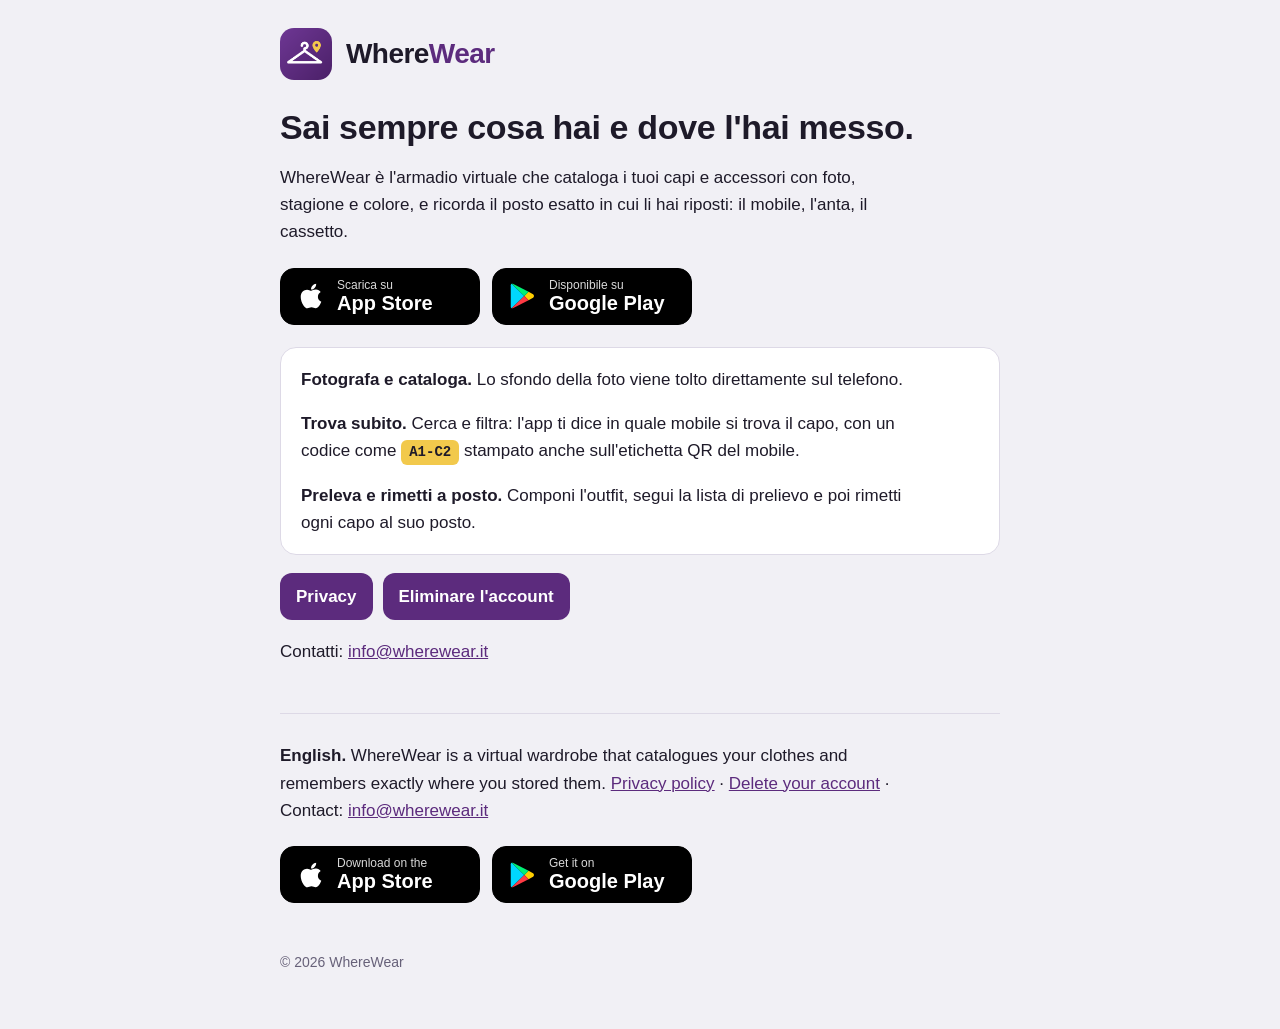
<file: index.html>
<!doctype html>
<html lang="it">
<head>
  <meta charset="utf-8">
  <meta name="viewport" content="width=device-width, initial-scale=1">
  <title>WhereWear</title>
  <meta name="description" content="WhereWear: il tuo armadio virtuale. Sai sempre cosa hai e dove l'hai messo.">
  <link rel="icon" href="favicon.png">
  <link rel="stylesheet" href="style.css">
</head>
<body>
<main>
  <header>
    <img src="favicon.png" alt="">
    <a class="brand" href="./">Where<span>Wear</span></a>
  </header>

  <h1>Sai sempre cosa hai e dove l'hai messo.</h1>
  <p>WhereWear è l'armadio virtuale che cataloga i tuoi capi e accessori con foto, stagione e colore, e ricorda il posto esatto in cui li hai riposti: il mobile, l'anta, il cassetto.</p>

  <div class="stores">
    <a class="store" href="https://apps.apple.com/it/app/wherewear-armadio-virtuale/id6830133589"><svg viewBox="0 0 384 512" aria-hidden="true"><path fill="currentColor" d="M318.7 268.7c-.2-36.7 16.4-64.4 50-84.8-18.8-26.9-47.2-41.7-84.7-44.6-35.5-2.8-74.3 20.7-88.5 20.7-15 0-49.4-19.7-76.4-19.7C63.3 141.2 4 184.8 4 273.5q0 39.3 14.4 81.2c12.8 36.7 59 126.7 107.2 125.2 25.2-.6 43-17.9 75.8-17.9 31.8 0 48.3 17.9 76.4 17.9 48.6-.7 90.4-82.5 102.6-119.3-65.2-30.7-61.7-90-61.7-91.9zm-56.6-164.2c27.3-32.4 24.8-61.9 24-72.5-24.1 1.4-52 16.4-67.9 34.9-17.5 19.8-27.8 44.3-25.6 71.9 26.1 2 49.9-11.4 69.5-34.3z"/></svg><span><small>Scarica su</small>App Store</span></a>
    <a class="store" href="https://play.google.com/store/apps/details?id=app.wherewear"><svg viewBox="0 0 512 512" aria-hidden="true"><path fill="#00D7FE" d="M48 32 280 256 48 480c-9-5-16-15-16-28V60c0-13 7-23 16-28z"/><path fill="#FFCE00" d="m358 178 82 47c22 13 22 49 0 62l-82 47-78-78z"/><path fill="#FF3A44" d="M280 256 48 480c6 3 14 3 22-1l288-145z"/><path fill="#00F076" d="M48 32c6-3 14-3 22 1l288 145-78 78z"/></svg><span><small>Disponibile su</small>Google Play</span></a>
  </div>

  <div class="card">
    <p><strong>Fotografa e cataloga.</strong> Lo sfondo della foto viene tolto direttamente sul telefono.</p>
    <p><strong>Trova subito.</strong> Cerca e filtra: l'app ti dice in quale mobile si trova il capo, con un codice come <span class="tag">A1-C2</span> stampato anche sull'etichetta QR del mobile.</p>
    <p><strong>Preleva e rimetti a posto.</strong> Componi l'outfit, segui la lista di prelievo e poi rimetti ogni capo al suo posto.</p>
  </div>

  <nav class="links">
    <a href="privacy.html">Privacy</a>
    <a href="eliminazione-account.html">Eliminare l'account</a>
  </nav>

  <p>Contatti: <a href="mailto:info@wherewear.it">info@wherewear.it</a></p>

  <hr>
  <p lang="en"><strong>English.</strong> WhereWear is a virtual wardrobe that catalogues your clothes and remembers exactly where you stored them. <a href="privacy.html#en">Privacy policy</a> · <a href="eliminazione-account.html#en">Delete your account</a> · Contact: <a href="mailto:info@wherewear.it">info@wherewear.it</a></p>

  <div class="stores">
    <a class="store" href="https://apps.apple.com/it/app/wherewear-armadio-virtuale/id6830133589"><svg viewBox="0 0 384 512" aria-hidden="true"><path fill="currentColor" d="M318.7 268.7c-.2-36.7 16.4-64.4 50-84.8-18.8-26.9-47.2-41.7-84.7-44.6-35.5-2.8-74.3 20.7-88.5 20.7-15 0-49.4-19.7-76.4-19.7C63.3 141.2 4 184.8 4 273.5q0 39.3 14.4 81.2c12.8 36.7 59 126.7 107.2 125.2 25.2-.6 43-17.9 75.8-17.9 31.8 0 48.3 17.9 76.4 17.9 48.6-.7 90.4-82.5 102.6-119.3-65.2-30.7-61.7-90-61.7-91.9zm-56.6-164.2c27.3-32.4 24.8-61.9 24-72.5-24.1 1.4-52 16.4-67.9 34.9-17.5 19.8-27.8 44.3-25.6 71.9 26.1 2 49.9-11.4 69.5-34.3z"/></svg><span><small>Download on the</small>App Store</span></a>
    <a class="store" href="https://play.google.com/store/apps/details?id=app.wherewear"><svg viewBox="0 0 512 512" aria-hidden="true"><path fill="#00D7FE" d="M48 32 280 256 48 480c-9-5-16-15-16-28V60c0-13 7-23 16-28z"/><path fill="#FFCE00" d="m358 178 82 47c22 13 22 49 0 62l-82 47-78-78z"/><path fill="#FF3A44" d="M280 256 48 480c6 3 14 3 22-1l288-145z"/><path fill="#00F076" d="M48 32c6-3 14-3 22 1l288 145-78 78z"/></svg><span><small>Get it on</small>Google Play</span></a>
  </div>

  <footer>© 2026 WhereWear</footer>
</main>
</body>
</html>
</file>
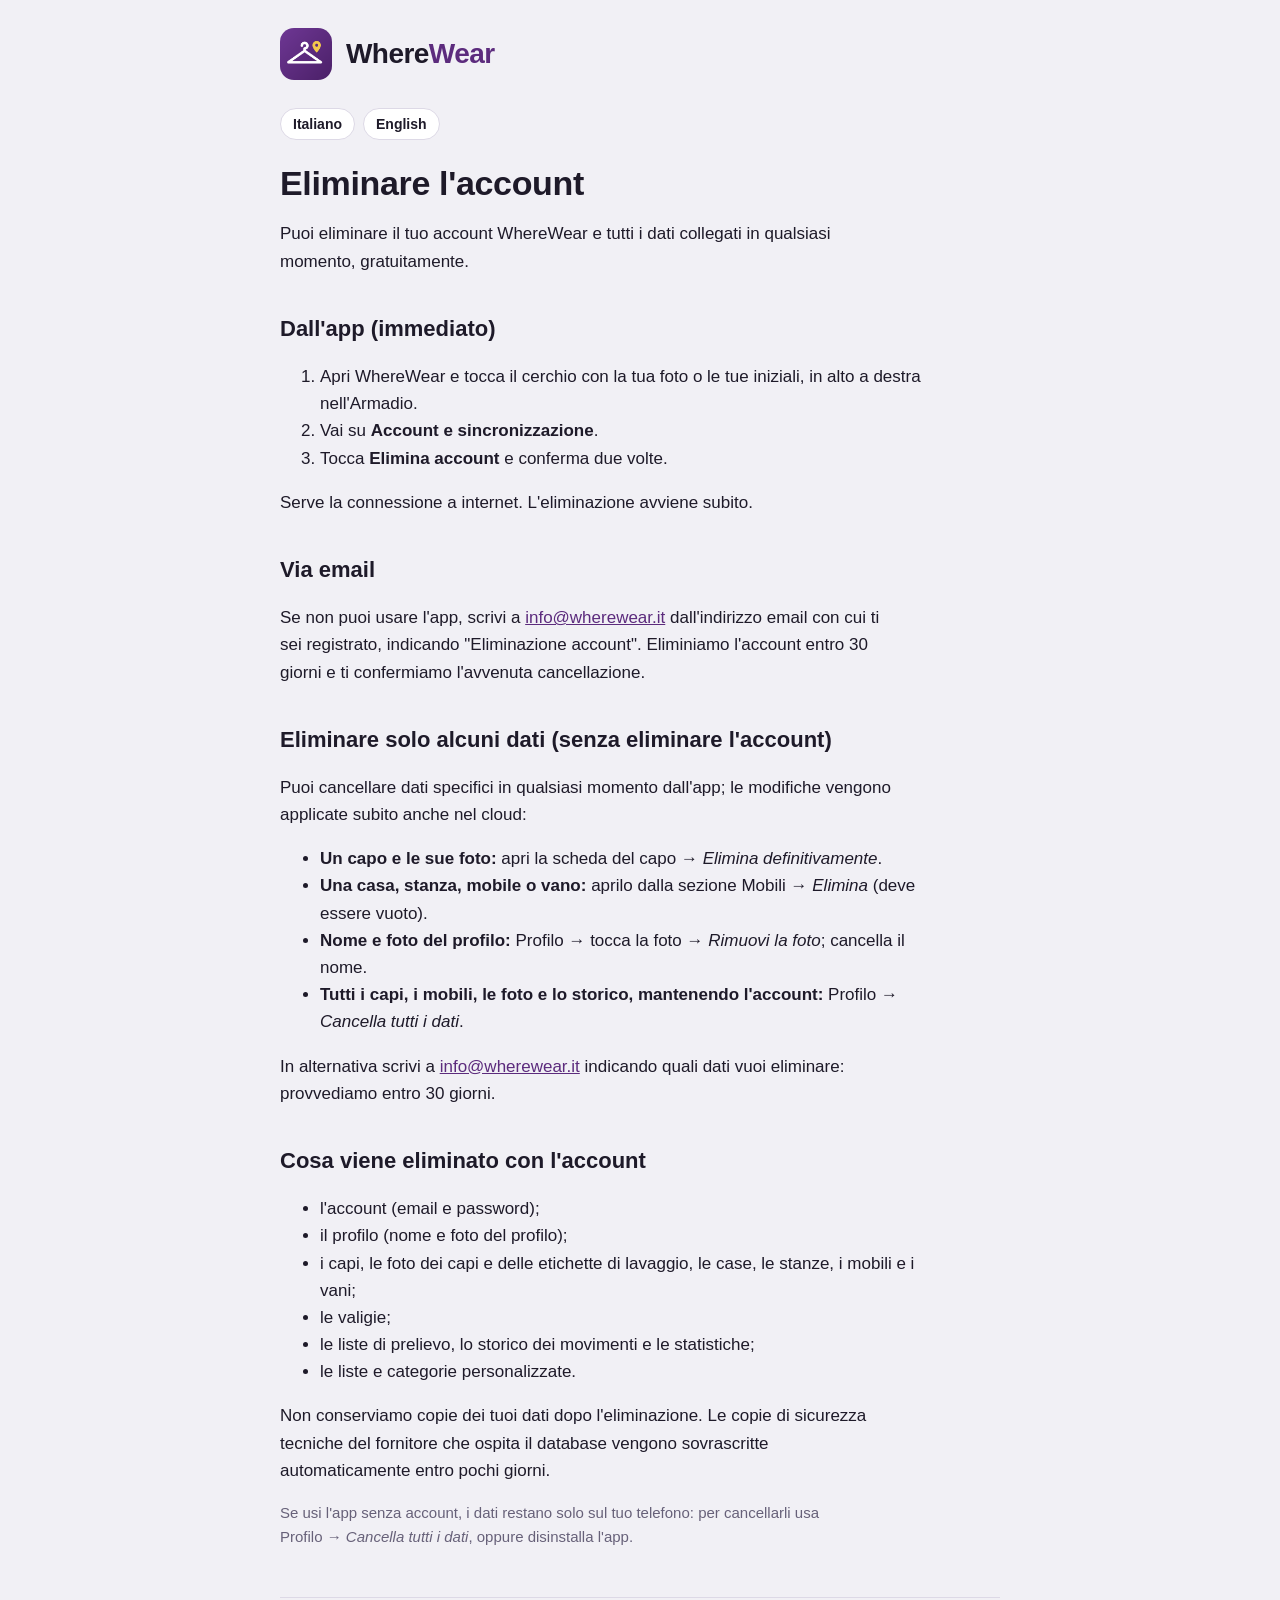
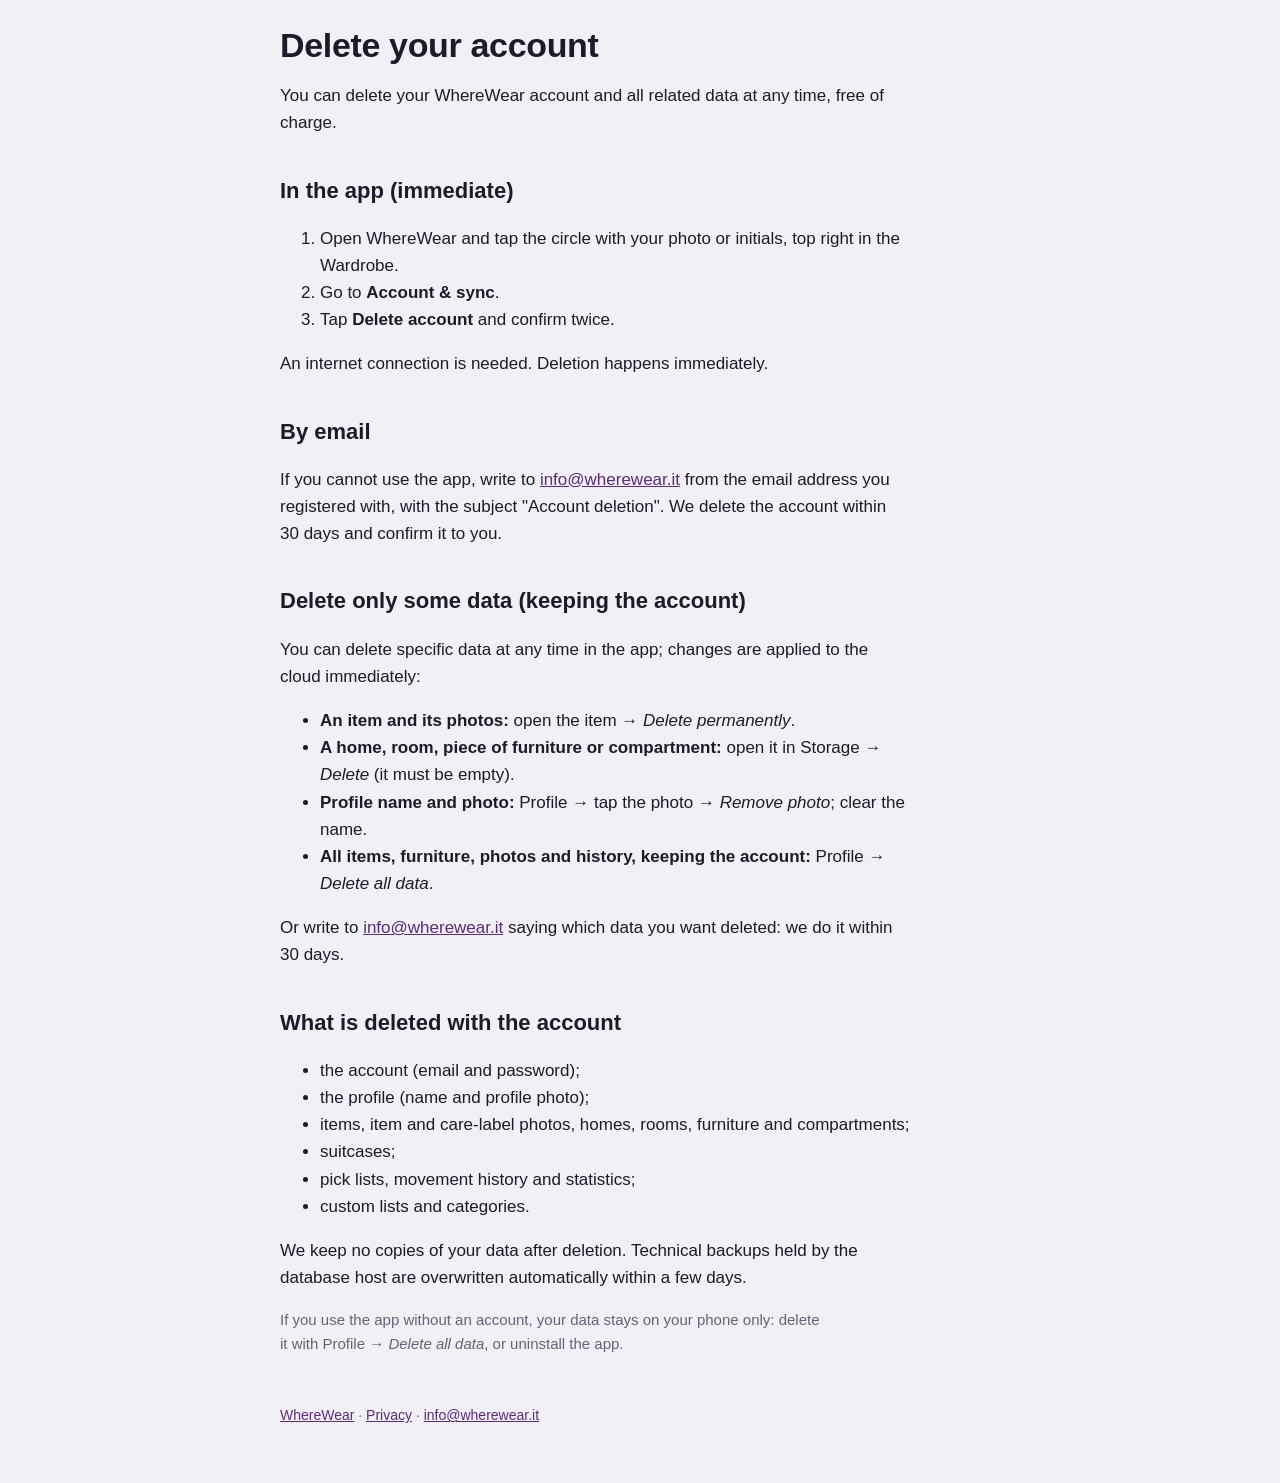
<file: eliminazione-account.html>
<!doctype html>
<html lang="it">
<head>
  <meta charset="utf-8">
  <meta name="viewport" content="width=device-width, initial-scale=1">
  <title>Eliminare account e dati WhereWear</title>
  <meta name="description" content="Come eliminare il tuo account WhereWear e quali dati vengono cancellati.">
  <link rel="icon" href="favicon.png">
  <link rel="stylesheet" href="style.css">
</head>
<body>
<main>
  <header>
    <img src="favicon.png" alt="">
    <a class="brand" href="./">Where<span>Wear</span></a>
  </header>
  <div class="lang"><a href="#it">Italiano</a><a href="#en">English</a></div>

  <section id="it">
    <h1>Eliminare l'account</h1>
    <p>Puoi eliminare il tuo account WhereWear e tutti i dati collegati in qualsiasi momento, gratuitamente.</p>

    <h2>Dall'app (immediato)</h2>
    <ol>
      <li>Apri WhereWear e tocca il cerchio con la tua foto o le tue iniziali, in alto a destra nell'Armadio.</li>
      <li>Vai su <strong>Account e sincronizzazione</strong>.</li>
      <li>Tocca <strong>Elimina account</strong> e conferma due volte.</li>
    </ol>
    <p>Serve la connessione a internet. L'eliminazione avviene subito.</p>

    <h2>Via email</h2>
    <p>Se non puoi usare l'app, scrivi a <a href="mailto:info@wherewear.it?subject=Eliminazione%20account">info@wherewear.it</a> dall'indirizzo email con cui ti sei registrato, indicando "Eliminazione account". Eliminiamo l'account entro 30 giorni e ti confermiamo l'avvenuta cancellazione.</p>

    <h2 id="dati">Eliminare solo alcuni dati (senza eliminare l'account)</h2>
    <p>Puoi cancellare dati specifici in qualsiasi momento dall'app; le modifiche vengono applicate subito anche nel cloud:</p>
    <ul>
      <li><strong>Un capo e le sue foto:</strong> apri la scheda del capo → <em>Elimina definitivamente</em>.</li>
      <li><strong>Una casa, stanza, mobile o vano:</strong> aprilo dalla sezione Mobili → <em>Elimina</em> (deve essere vuoto).</li>
      <li><strong>Nome e foto del profilo:</strong> Profilo → tocca la foto → <em>Rimuovi la foto</em>; cancella il nome.</li>
      <li><strong>Tutti i capi, i mobili, le foto e lo storico, mantenendo l'account:</strong> Profilo → <em>Cancella tutti i dati</em>.</li>
    </ul>
    <p>In alternativa scrivi a <a href="mailto:info@wherewear.it?subject=Eliminazione%20dati">info@wherewear.it</a> indicando quali dati vuoi eliminare: provvediamo entro 30 giorni.</p>

    <h2>Cosa viene eliminato con l'account</h2>
    <ul>
      <li>l'account (email e password);</li>
      <li>il profilo (nome e foto del profilo);</li>
      <li>i capi, le foto dei capi e delle etichette di lavaggio, le case, le stanze, i mobili e i vani;</li>
      <li>le valigie;</li>
      <li>le liste di prelievo, lo storico dei movimenti e le statistiche;</li>
      <li>le liste e categorie personalizzate.</li>
    </ul>
    <p>Non conserviamo copie dei tuoi dati dopo l'eliminazione. Le copie di sicurezza tecniche del fornitore che ospita il database vengono sovrascritte automaticamente entro pochi giorni.</p>
    <p class="muted">Se usi l'app senza account, i dati restano solo sul tuo telefono: per cancellarli usa Profilo → <em>Cancella tutti i dati</em>, oppure disinstalla l'app.</p>
  </section>

  <hr>

  <section id="en" lang="en">
    <h1>Delete your account</h1>
    <p>You can delete your WhereWear account and all related data at any time, free of charge.</p>

    <h2>In the app (immediate)</h2>
    <ol>
      <li>Open WhereWear and tap the circle with your photo or initials, top right in the Wardrobe.</li>
      <li>Go to <strong>Account &amp; sync</strong>.</li>
      <li>Tap <strong>Delete account</strong> and confirm twice.</li>
    </ol>
    <p>An internet connection is needed. Deletion happens immediately.</p>

    <h2>By email</h2>
    <p>If you cannot use the app, write to <a href="mailto:info@wherewear.it?subject=Account%20deletion">info@wherewear.it</a> from the email address you registered with, with the subject "Account deletion". We delete the account within 30 days and confirm it to you.</p>

    <h2 id="data">Delete only some data (keeping the account)</h2>
    <p>You can delete specific data at any time in the app; changes are applied to the cloud immediately:</p>
    <ul>
      <li><strong>An item and its photos:</strong> open the item → <em>Delete permanently</em>.</li>
      <li><strong>A home, room, piece of furniture or compartment:</strong> open it in Storage → <em>Delete</em> (it must be empty).</li>
      <li><strong>Profile name and photo:</strong> Profile → tap the photo → <em>Remove photo</em>; clear the name.</li>
      <li><strong>All items, furniture, photos and history, keeping the account:</strong> Profile → <em>Delete all data</em>.</li>
    </ul>
    <p>Or write to <a href="mailto:info@wherewear.it?subject=Data%20deletion">info@wherewear.it</a> saying which data you want deleted: we do it within 30 days.</p>

    <h2>What is deleted with the account</h2>
    <ul>
      <li>the account (email and password);</li>
      <li>the profile (name and profile photo);</li>
      <li>items, item and care-label photos, homes, rooms, furniture and compartments;</li>
      <li>suitcases;</li>
      <li>pick lists, movement history and statistics;</li>
      <li>custom lists and categories.</li>
    </ul>
    <p>We keep no copies of your data after deletion. Technical backups held by the database host are overwritten automatically within a few days.</p>
    <p class="muted">If you use the app without an account, your data stays on your phone only: delete it with Profile → <em>Delete all data</em>, or uninstall the app.</p>
  </section>

  <footer><a href="./">WhereWear</a> · <a href="privacy.html">Privacy</a> · <a href="mailto:info@wherewear.it">info@wherewear.it</a></footer>
</main>
</body>
</html>
</file>
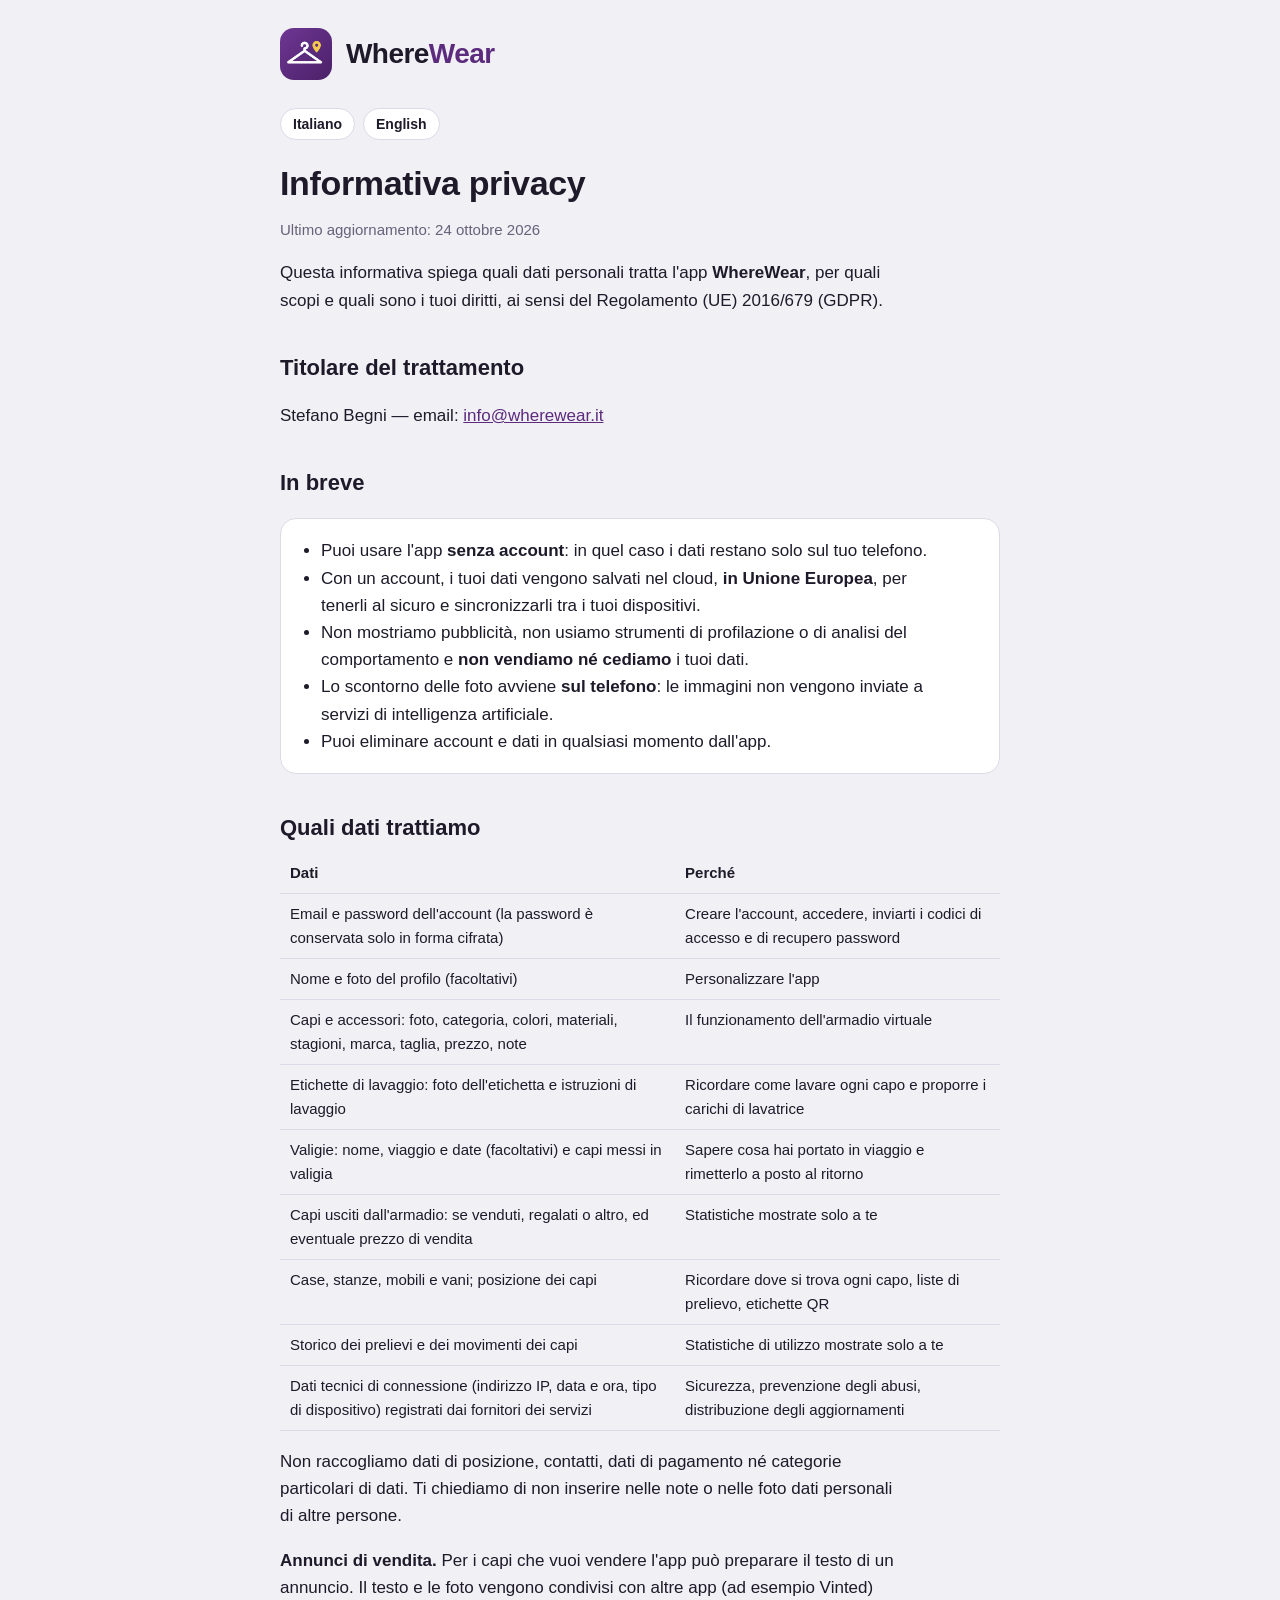
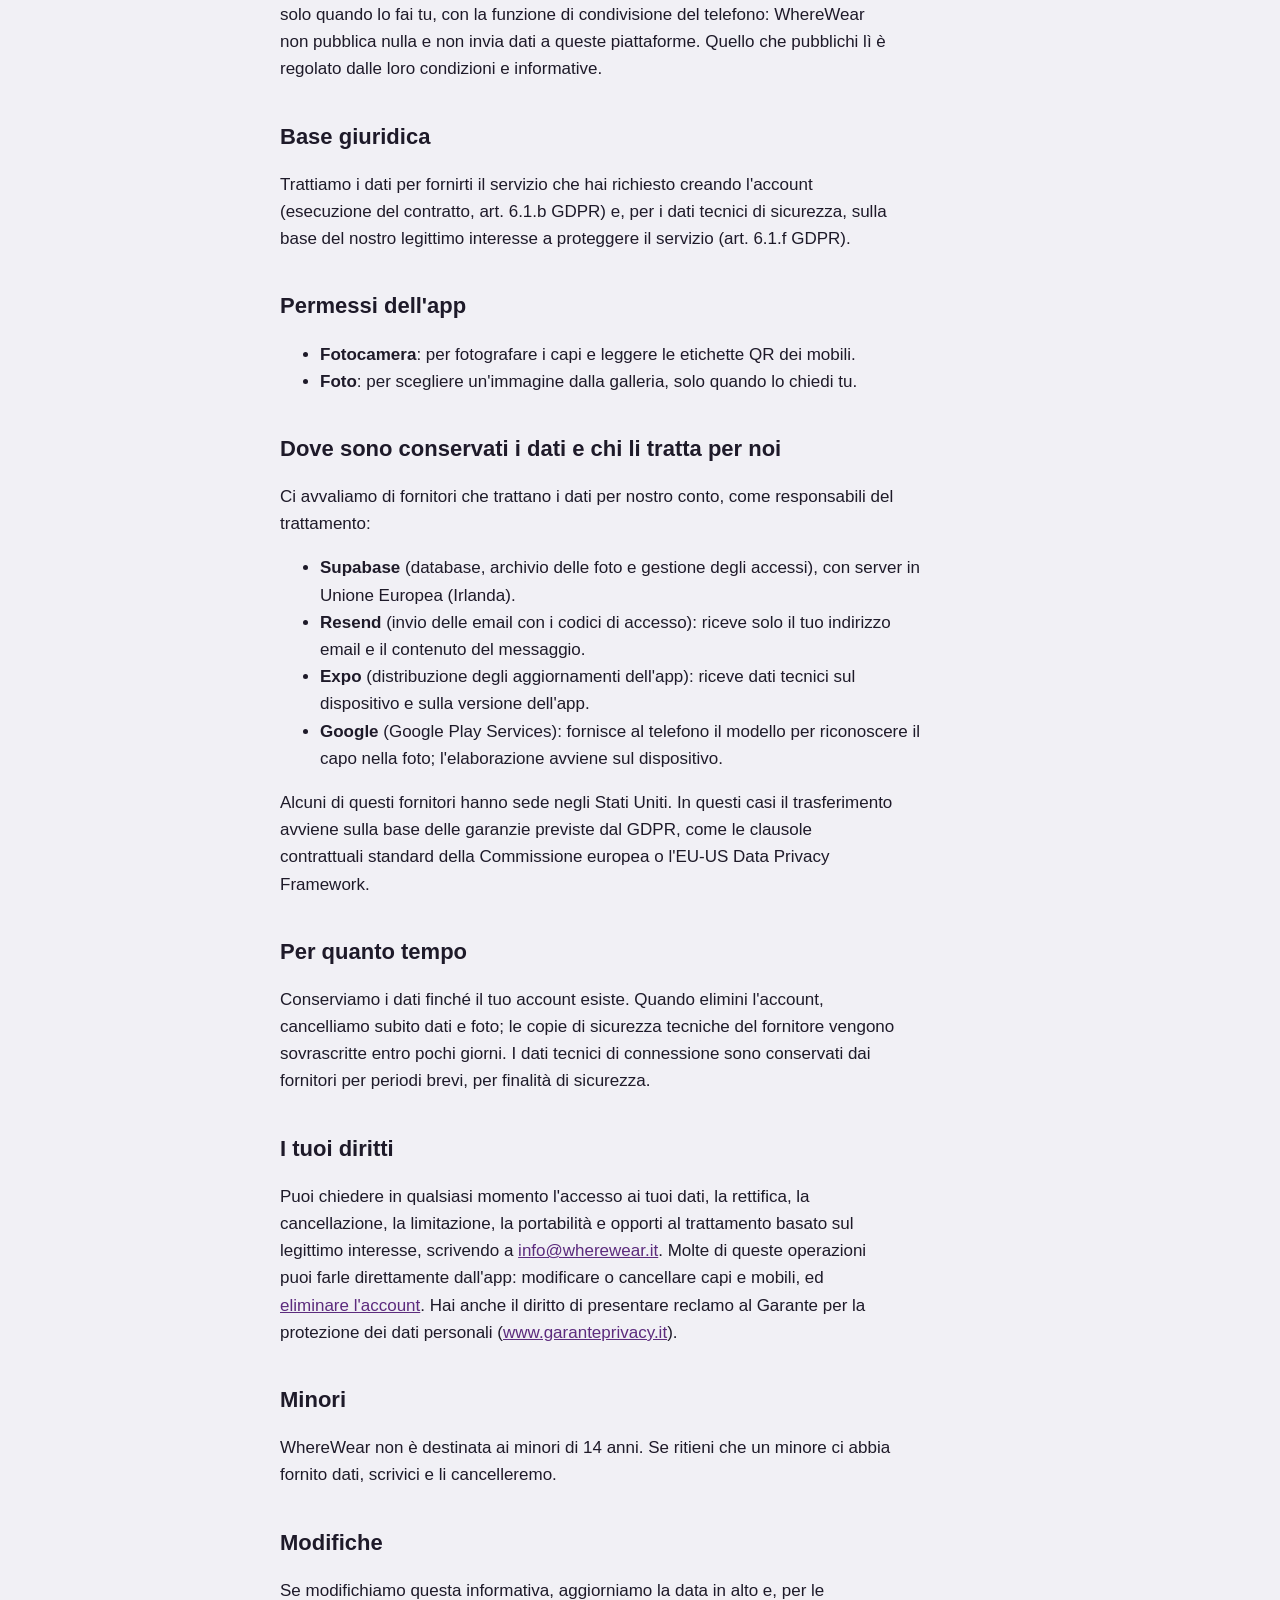
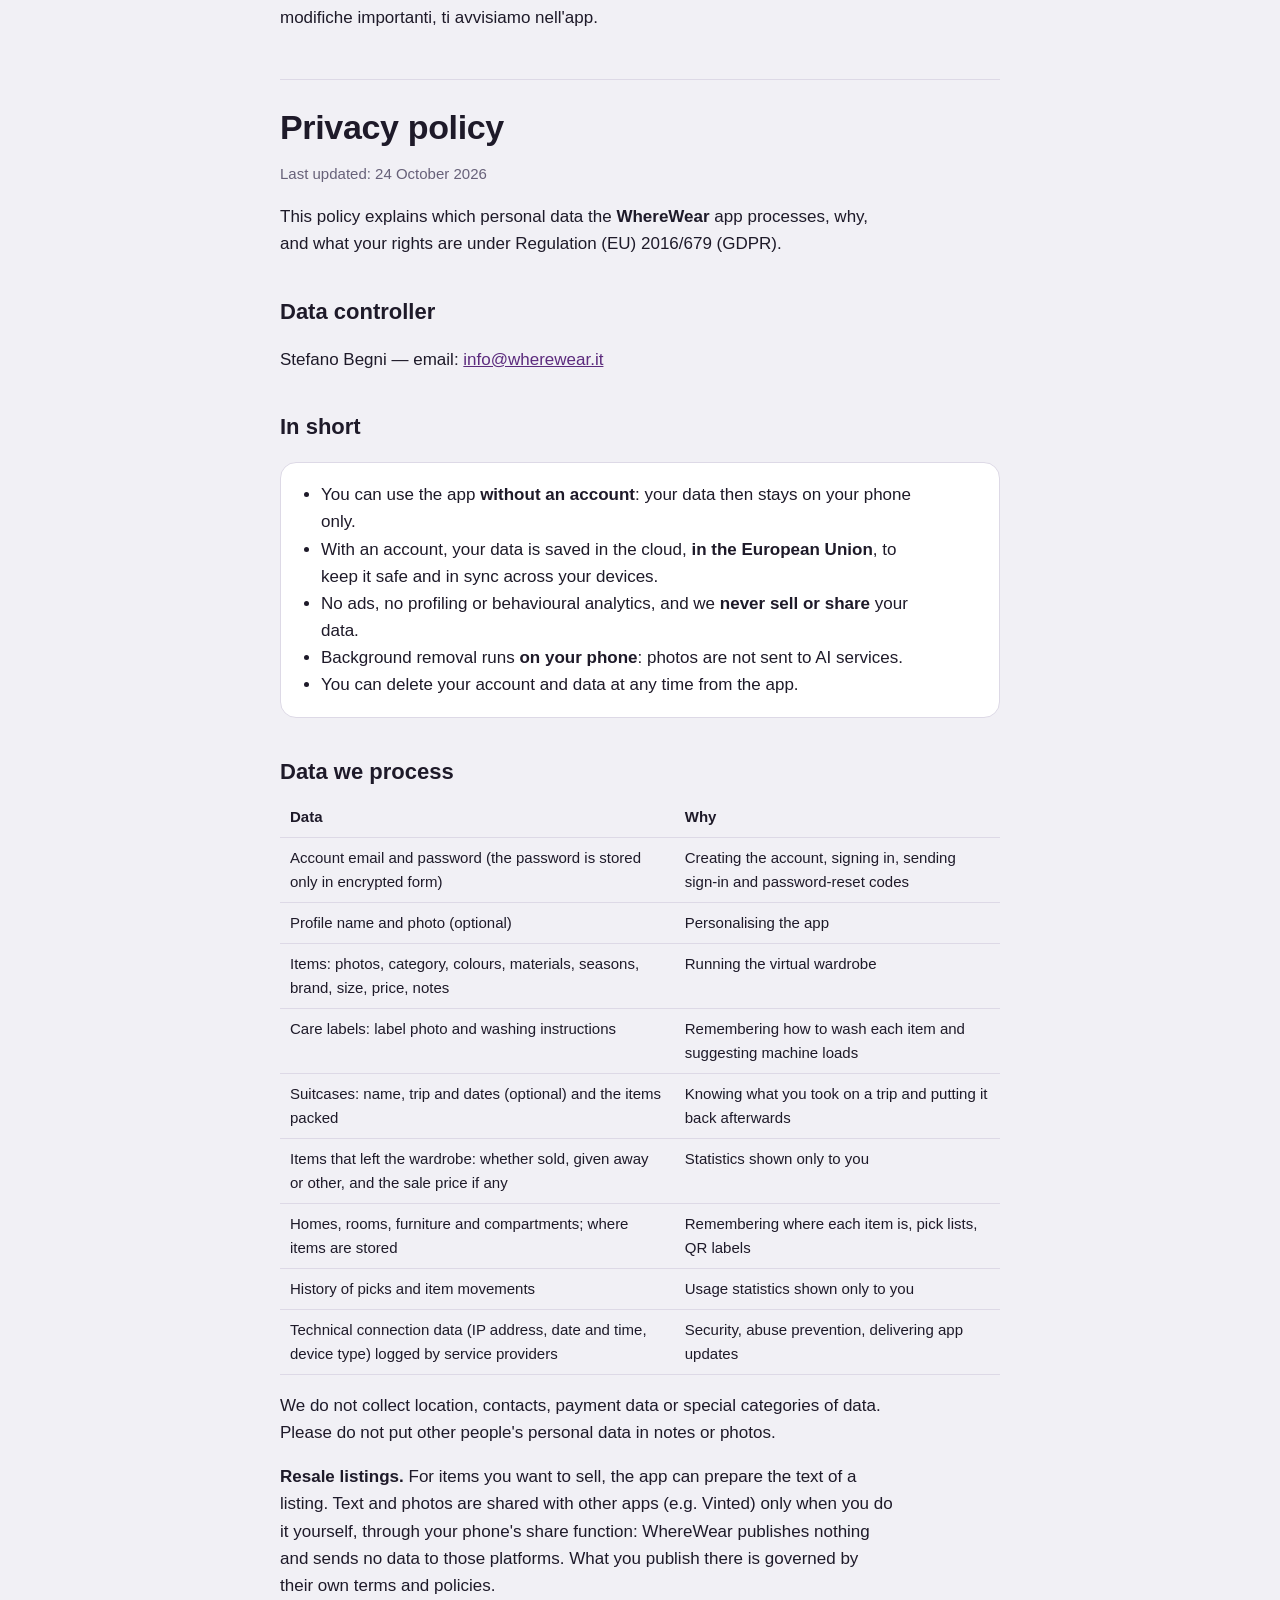
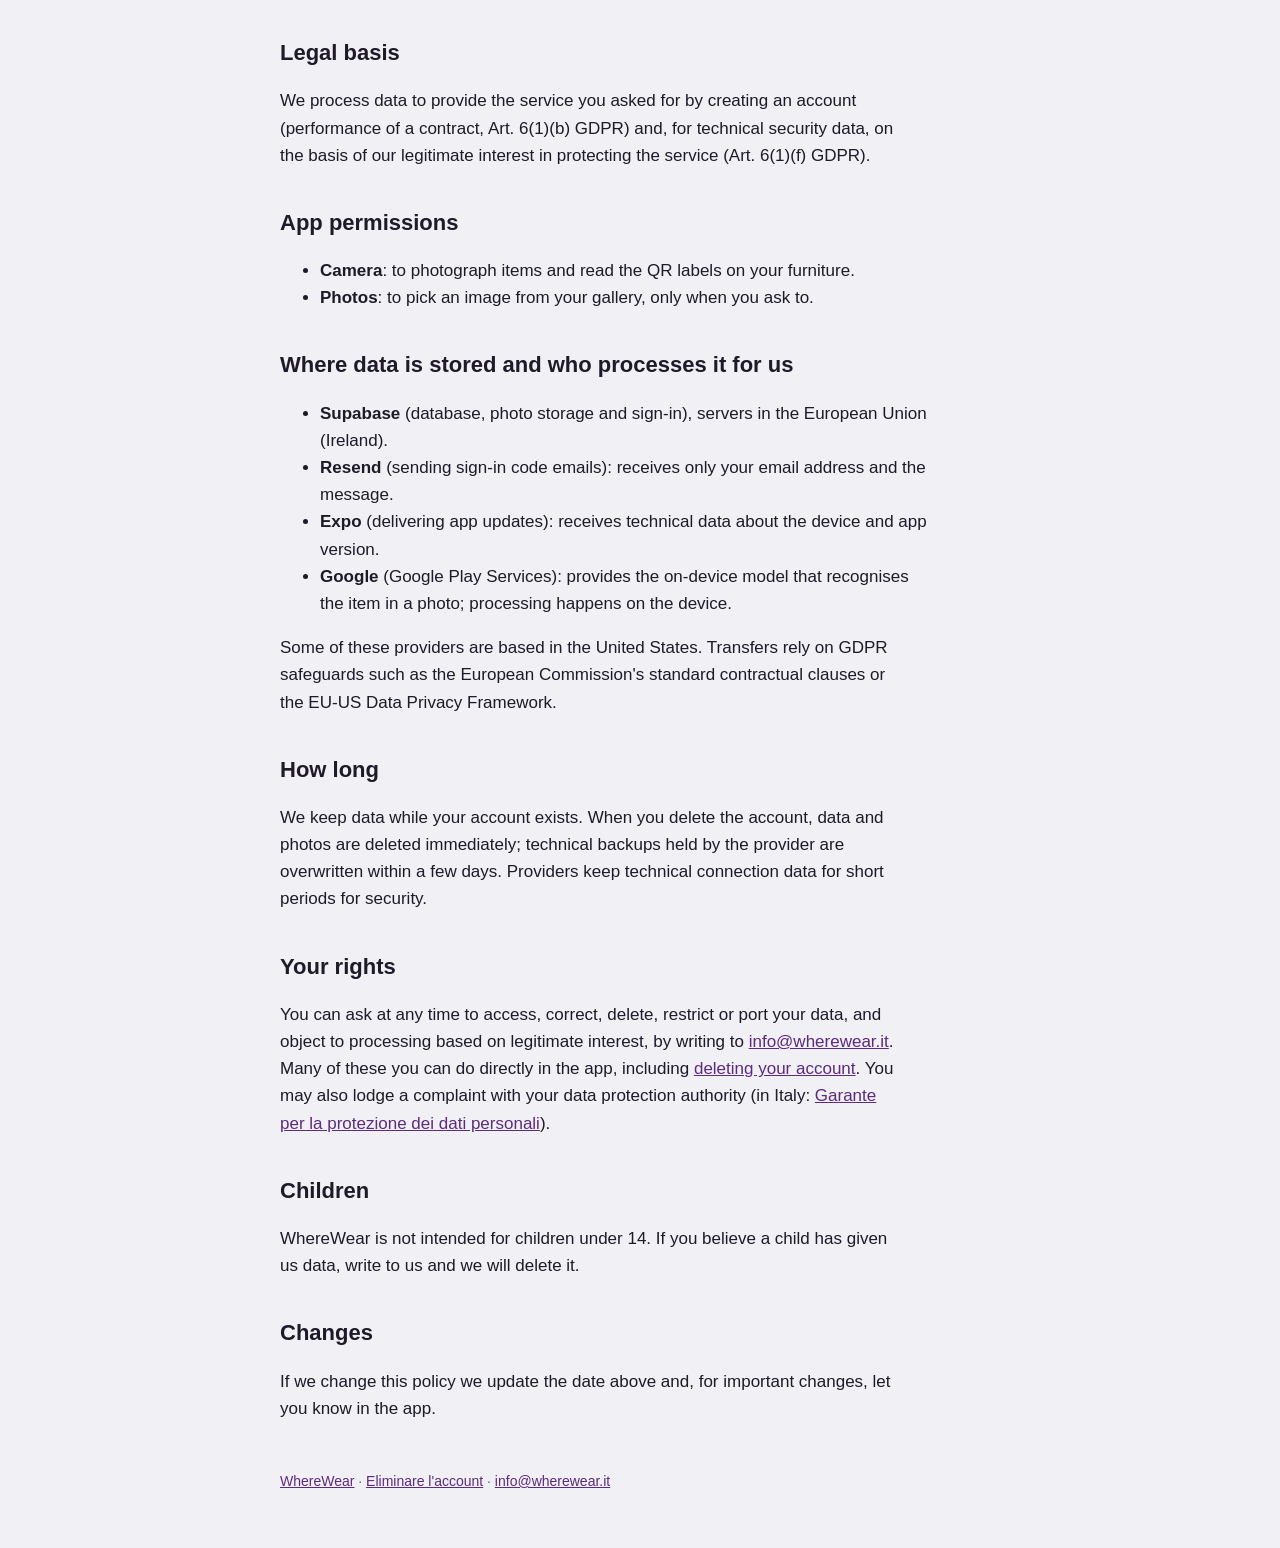
<file: privacy.html>
<!doctype html>
<html lang="it">
<head>
  <meta charset="utf-8">
  <meta name="viewport" content="width=device-width, initial-scale=1">
  <title>Privacy WhereWear</title>
  <meta name="description" content="Informativa privacy dell'app WhereWear.">
  <link rel="icon" href="favicon.png">
  <link rel="stylesheet" href="style.css">
</head>
<body>
<main>
  <header>
    <img src="favicon.png" alt="">
    <a class="brand" href="./">Where<span>Wear</span></a>
  </header>
  <div class="lang"><a href="#it">Italiano</a><a href="#en">English</a></div>

  <section id="it">
    <h1>Informativa privacy</h1>
    <p class="muted">Ultimo aggiornamento: 24 ottobre 2026</p>

    <p>Questa informativa spiega quali dati personali tratta l'app <strong>WhereWear</strong>, per quali scopi e quali sono i tuoi diritti, ai sensi del Regolamento (UE) 2016/679 (GDPR).</p>

    <h2>Titolare del trattamento</h2>
    <p>Stefano Begni — email: <a href="mailto:info@wherewear.it">info@wherewear.it</a></p>

    <h2>In breve</h2>
    <div class="card">
      <ul>
        <li>Puoi usare l'app <strong>senza account</strong>: in quel caso i dati restano solo sul tuo telefono.</li>
        <li>Con un account, i tuoi dati vengono salvati nel cloud, <strong>in Unione Europea</strong>, per tenerli al sicuro e sincronizzarli tra i tuoi dispositivi.</li>
        <li>Non mostriamo pubblicità, non usiamo strumenti di profilazione o di analisi del comportamento e <strong>non vendiamo né cediamo</strong> i tuoi dati.</li>
        <li>Lo scontorno delle foto avviene <strong>sul telefono</strong>: le immagini non vengono inviate a servizi di intelligenza artificiale.</li>
        <li>Puoi eliminare account e dati in qualsiasi momento dall'app.</li>
      </ul>
    </div>

    <h2>Quali dati trattiamo</h2>
    <div class="table-wrap">
      <table>
        <tr><th>Dati</th><th>Perché</th></tr>
        <tr><td>Email e password dell'account (la password è conservata solo in forma cifrata)</td><td>Creare l'account, accedere, inviarti i codici di accesso e di recupero password</td></tr>
        <tr><td>Nome e foto del profilo (facoltativi)</td><td>Personalizzare l'app</td></tr>
        <tr><td>Capi e accessori: foto, categoria, colori, materiali, stagioni, marca, taglia, prezzo, note</td><td>Il funzionamento dell'armadio virtuale</td></tr>
        <tr><td>Etichette di lavaggio: foto dell'etichetta e istruzioni di lavaggio</td><td>Ricordare come lavare ogni capo e proporre i carichi di lavatrice</td></tr>
        <tr><td>Valigie: nome, viaggio e date (facoltativi) e capi messi in valigia</td><td>Sapere cosa hai portato in viaggio e rimetterlo a posto al ritorno</td></tr>
        <tr><td>Capi usciti dall'armadio: se venduti, regalati o altro, ed eventuale prezzo di vendita</td><td>Statistiche mostrate solo a te</td></tr>
        <tr><td>Case, stanze, mobili e vani; posizione dei capi</td><td>Ricordare dove si trova ogni capo, liste di prelievo, etichette QR</td></tr>
        <tr><td>Storico dei prelievi e dei movimenti dei capi</td><td>Statistiche di utilizzo mostrate solo a te</td></tr>
        <tr><td>Dati tecnici di connessione (indirizzo IP, data e ora, tipo di dispositivo) registrati dai fornitori dei servizi</td><td>Sicurezza, prevenzione degli abusi, distribuzione degli aggiornamenti</td></tr>
      </table>
    </div>
    <p>Non raccogliamo dati di posizione, contatti, dati di pagamento né categorie particolari di dati. Ti chiediamo di non inserire nelle note o nelle foto dati personali di altre persone.</p>
    <p><strong>Annunci di vendita.</strong> Per i capi che vuoi vendere l'app può preparare il testo di un annuncio. Il testo e le foto vengono condivisi con altre app (ad esempio Vinted) solo quando lo fai tu, con la funzione di condivisione del telefono: WhereWear non pubblica nulla e non invia dati a queste piattaforme. Quello che pubblichi lì è regolato dalle loro condizioni e informative.</p>

    <h2>Base giuridica</h2>
    <p>Trattiamo i dati per fornirti il servizio che hai richiesto creando l'account (esecuzione del contratto, art. 6.1.b GDPR) e, per i dati tecnici di sicurezza, sulla base del nostro legittimo interesse a proteggere il servizio (art. 6.1.f GDPR).</p>

    <h2>Permessi dell'app</h2>
    <ul>
      <li><strong>Fotocamera</strong>: per fotografare i capi e leggere le etichette QR dei mobili.</li>
      <li><strong>Foto</strong>: per scegliere un'immagine dalla galleria, solo quando lo chiedi tu.</li>
    </ul>

    <h2>Dove sono conservati i dati e chi li tratta per noi</h2>
    <p>Ci avvaliamo di fornitori che trattano i dati per nostro conto, come responsabili del trattamento:</p>
    <ul>
      <li><strong>Supabase</strong> (database, archivio delle foto e gestione degli accessi), con server in Unione Europea (Irlanda).</li>
      <li><strong>Resend</strong> (invio delle email con i codici di accesso): riceve solo il tuo indirizzo email e il contenuto del messaggio.</li>
      <li><strong>Expo</strong> (distribuzione degli aggiornamenti dell'app): riceve dati tecnici sul dispositivo e sulla versione dell'app.</li>
      <li><strong>Google</strong> (Google Play Services): fornisce al telefono il modello per riconoscere il capo nella foto; l'elaborazione avviene sul dispositivo.</li>
    </ul>
    <p>Alcuni di questi fornitori hanno sede negli Stati Uniti. In questi casi il trasferimento avviene sulla base delle garanzie previste dal GDPR, come le clausole contrattuali standard della Commissione europea o l'EU-US Data Privacy Framework.</p>

    <h2>Per quanto tempo</h2>
    <p>Conserviamo i dati finché il tuo account esiste. Quando elimini l'account, cancelliamo subito dati e foto; le copie di sicurezza tecniche del fornitore vengono sovrascritte entro pochi giorni. I dati tecnici di connessione sono conservati dai fornitori per periodi brevi, per finalità di sicurezza.</p>

    <h2>I tuoi diritti</h2>
    <p>Puoi chiedere in qualsiasi momento l'accesso ai tuoi dati, la rettifica, la cancellazione, la limitazione, la portabilità e opporti al trattamento basato sul legittimo interesse, scrivendo a <a href="mailto:info@wherewear.it">info@wherewear.it</a>. Molte di queste operazioni puoi farle direttamente dall'app: modificare o cancellare capi e mobili, ed <a href="eliminazione-account.html">eliminare l'account</a>. Hai anche il diritto di presentare reclamo al Garante per la protezione dei dati personali (<a href="https://www.garanteprivacy.it">www.garanteprivacy.it</a>).</p>

    <h2>Minori</h2>
    <p>WhereWear non è destinata ai minori di 14 anni. Se ritieni che un minore ci abbia fornito dati, scrivici e li cancelleremo.</p>

    <h2>Modifiche</h2>
    <p>Se modifichiamo questa informativa, aggiorniamo la data in alto e, per le modifiche importanti, ti avvisiamo nell'app.</p>
  </section>

  <hr>

  <section id="en" lang="en">
    <h1>Privacy policy</h1>
    <p class="muted">Last updated: 24 October 2026</p>

    <p>This policy explains which personal data the <strong>WhereWear</strong> app processes, why, and what your rights are under Regulation (EU) 2016/679 (GDPR).</p>

    <h2>Data controller</h2>
    <p>Stefano Begni — email: <a href="mailto:info@wherewear.it">info@wherewear.it</a></p>

    <h2>In short</h2>
    <div class="card">
      <ul>
        <li>You can use the app <strong>without an account</strong>: your data then stays on your phone only.</li>
        <li>With an account, your data is saved in the cloud, <strong>in the European Union</strong>, to keep it safe and in sync across your devices.</li>
        <li>No ads, no profiling or behavioural analytics, and we <strong>never sell or share</strong> your data.</li>
        <li>Background removal runs <strong>on your phone</strong>: photos are not sent to AI services.</li>
        <li>You can delete your account and data at any time from the app.</li>
      </ul>
    </div>

    <h2>Data we process</h2>
    <div class="table-wrap">
      <table>
        <tr><th>Data</th><th>Why</th></tr>
        <tr><td>Account email and password (the password is stored only in encrypted form)</td><td>Creating the account, signing in, sending sign-in and password-reset codes</td></tr>
        <tr><td>Profile name and photo (optional)</td><td>Personalising the app</td></tr>
        <tr><td>Items: photos, category, colours, materials, seasons, brand, size, price, notes</td><td>Running the virtual wardrobe</td></tr>
        <tr><td>Care labels: label photo and washing instructions</td><td>Remembering how to wash each item and suggesting machine loads</td></tr>
        <tr><td>Suitcases: name, trip and dates (optional) and the items packed</td><td>Knowing what you took on a trip and putting it back afterwards</td></tr>
        <tr><td>Items that left the wardrobe: whether sold, given away or other, and the sale price if any</td><td>Statistics shown only to you</td></tr>
        <tr><td>Homes, rooms, furniture and compartments; where items are stored</td><td>Remembering where each item is, pick lists, QR labels</td></tr>
        <tr><td>History of picks and item movements</td><td>Usage statistics shown only to you</td></tr>
        <tr><td>Technical connection data (IP address, date and time, device type) logged by service providers</td><td>Security, abuse prevention, delivering app updates</td></tr>
      </table>
    </div>
    <p>We do not collect location, contacts, payment data or special categories of data. Please do not put other people's personal data in notes or photos.</p>
    <p><strong>Resale listings.</strong> For items you want to sell, the app can prepare the text of a listing. Text and photos are shared with other apps (e.g. Vinted) only when you do it yourself, through your phone's share function: WhereWear publishes nothing and sends no data to those platforms. What you publish there is governed by their own terms and policies.</p>

    <h2>Legal basis</h2>
    <p>We process data to provide the service you asked for by creating an account (performance of a contract, Art. 6(1)(b) GDPR) and, for technical security data, on the basis of our legitimate interest in protecting the service (Art. 6(1)(f) GDPR).</p>

    <h2>App permissions</h2>
    <ul>
      <li><strong>Camera</strong>: to photograph items and read the QR labels on your furniture.</li>
      <li><strong>Photos</strong>: to pick an image from your gallery, only when you ask to.</li>
    </ul>

    <h2>Where data is stored and who processes it for us</h2>
    <ul>
      <li><strong>Supabase</strong> (database, photo storage and sign-in), servers in the European Union (Ireland).</li>
      <li><strong>Resend</strong> (sending sign-in code emails): receives only your email address and the message.</li>
      <li><strong>Expo</strong> (delivering app updates): receives technical data about the device and app version.</li>
      <li><strong>Google</strong> (Google Play Services): provides the on-device model that recognises the item in a photo; processing happens on the device.</li>
    </ul>
    <p>Some of these providers are based in the United States. Transfers rely on GDPR safeguards such as the European Commission's standard contractual clauses or the EU-US Data Privacy Framework.</p>

    <h2>How long</h2>
    <p>We keep data while your account exists. When you delete the account, data and photos are deleted immediately; technical backups held by the provider are overwritten within a few days. Providers keep technical connection data for short periods for security.</p>

    <h2>Your rights</h2>
    <p>You can ask at any time to access, correct, delete, restrict or port your data, and object to processing based on legitimate interest, by writing to <a href="mailto:info@wherewear.it">info@wherewear.it</a>. Many of these you can do directly in the app, including <a href="eliminazione-account.html#en">deleting your account</a>. You may also lodge a complaint with your data protection authority (in Italy: <a href="https://www.garanteprivacy.it">Garante per la protezione dei dati personali</a>).</p>

    <h2>Children</h2>
    <p>WhereWear is not intended for children under 14. If you believe a child has given us data, write to us and we will delete it.</p>

    <h2>Changes</h2>
    <p>If we change this policy we update the date above and, for important changes, let you know in the app.</p>
  </section>

  <footer><a href="./">WhereWear</a> · <a href="eliminazione-account.html">Eliminare l'account</a> · <a href="mailto:info@wherewear.it">info@wherewear.it</a></footer>
</main>
</body>
</html>
</file>
<file: style.css>
:root {
  --paper: #F1F0F5; --surface: #FFFFFF; --ink: #1E1A29; --muted: #676179; --line: #DDD9E6;
  --accent: #5C2B7D; --label: #F2C94C; --label-ink: #1E1A29;
}
@media (prefers-color-scheme: dark) {
  :root { --paper: #14121A; --surface: #1E1B27; --ink: #EEEAF6; --muted: #A39DB8; --line: #342F44; --accent: #B98EDB; }
}
* { box-sizing: border-box; }
html { color-scheme: light dark; }
body {
  margin: 0; background: var(--paper); color: var(--ink);
  font-family: "Figtree", -apple-system, "Segoe UI", Roboto, Helvetica, Arial, sans-serif;
  font-size: 17px; line-height: 1.6; padding-inline: 18px; padding-block: 28px 56px;
}
main { max-width: 720px; margin: 0 auto; }
header { display: flex; align-items: center; gap: 14px; margin-bottom: 28px; }
header img { width: 52px; height: 52px; border-radius: 14px; }
.brand { font-family: "Bricolage Grotesque", "Segoe UI", sans-serif; font-weight: 800; font-size: 28px; letter-spacing: -0.02em; text-decoration: none; color: var(--ink); }
.brand span { color: var(--accent); }
h1 { font-family: "Bricolage Grotesque", "Segoe UI", sans-serif; font-size: 34px; line-height: 1.15; letter-spacing: -0.01em; margin: 0 0 8px; text-wrap: balance; }
h2 { font-family: "Bricolage Grotesque", "Segoe UI", sans-serif; font-size: 22px; margin: 36px 0 8px; }
h3 { font-size: 17px; margin: 22px 0 4px; }
p, li { max-width: 65ch; }
a { color: var(--accent); }
.muted { color: var(--muted); font-size: 15px; }
.card { background: var(--surface); border: 1px solid var(--line); border-radius: 16px; padding: 18px 20px; margin: 18px 0; }
.tag { display: inline-block; font-family: ui-monospace, Menlo, Consolas, monospace; font-weight: 600; font-size: 14px; background: var(--label); color: var(--label-ink); border-radius: 6px; padding: 1px 8px; }
.lang { display: flex; gap: 8px; margin: 0 0 24px; }
.lang a { text-decoration: none; border: 1px solid var(--line); border-radius: 999px; padding: 4px 12px; font-size: 14px; font-weight: 600; color: var(--ink); background: var(--surface); }
nav.links { display: flex; flex-wrap: wrap; gap: 10px; margin: 18px 0; }
nav.links a { text-decoration: none; background: var(--accent); color: #fff; padding: 10px 16px; border-radius: 12px; font-weight: 600; }
@media (prefers-color-scheme: dark) { nav.links a { color: #1A1323; } }
hr { border: 0; border-top: 1px solid var(--line); margin: 48px 0 28px; }
footer { margin-top: 48px; color: var(--muted); font-size: 14px; }
table { border-collapse: collapse; width: 100%; font-size: 15px; }
th, td { text-align: left; vertical-align: top; padding: 8px 10px; border-bottom: 1px solid var(--line); }
.table-wrap { overflow-x: auto; }
.card ul, .card ol { margin: 0; padding-left: 20px; }
.card p:first-child { margin-top: 0; }
.card p:last-child { margin-bottom: 0; }
.stores { display: flex; flex-wrap: wrap; gap: 12px; margin: 22px 0; }
.store { display: inline-flex; align-items: center; gap: 12px; min-width: 200px; padding: 10px 20px 10px 16px; border-radius: 14px; background: #000; color: #fff; text-decoration: none; font-weight: 700; font-size: 20px; line-height: 1.1; border: 1px solid #000; }
.store svg { width: 28px; height: 28px; flex: none; }
.store small { display: block; font-weight: 500; font-size: 12px; opacity: 0.85; }
@media (prefers-color-scheme: dark) { .store { border-color: var(--line); } }
</file>
